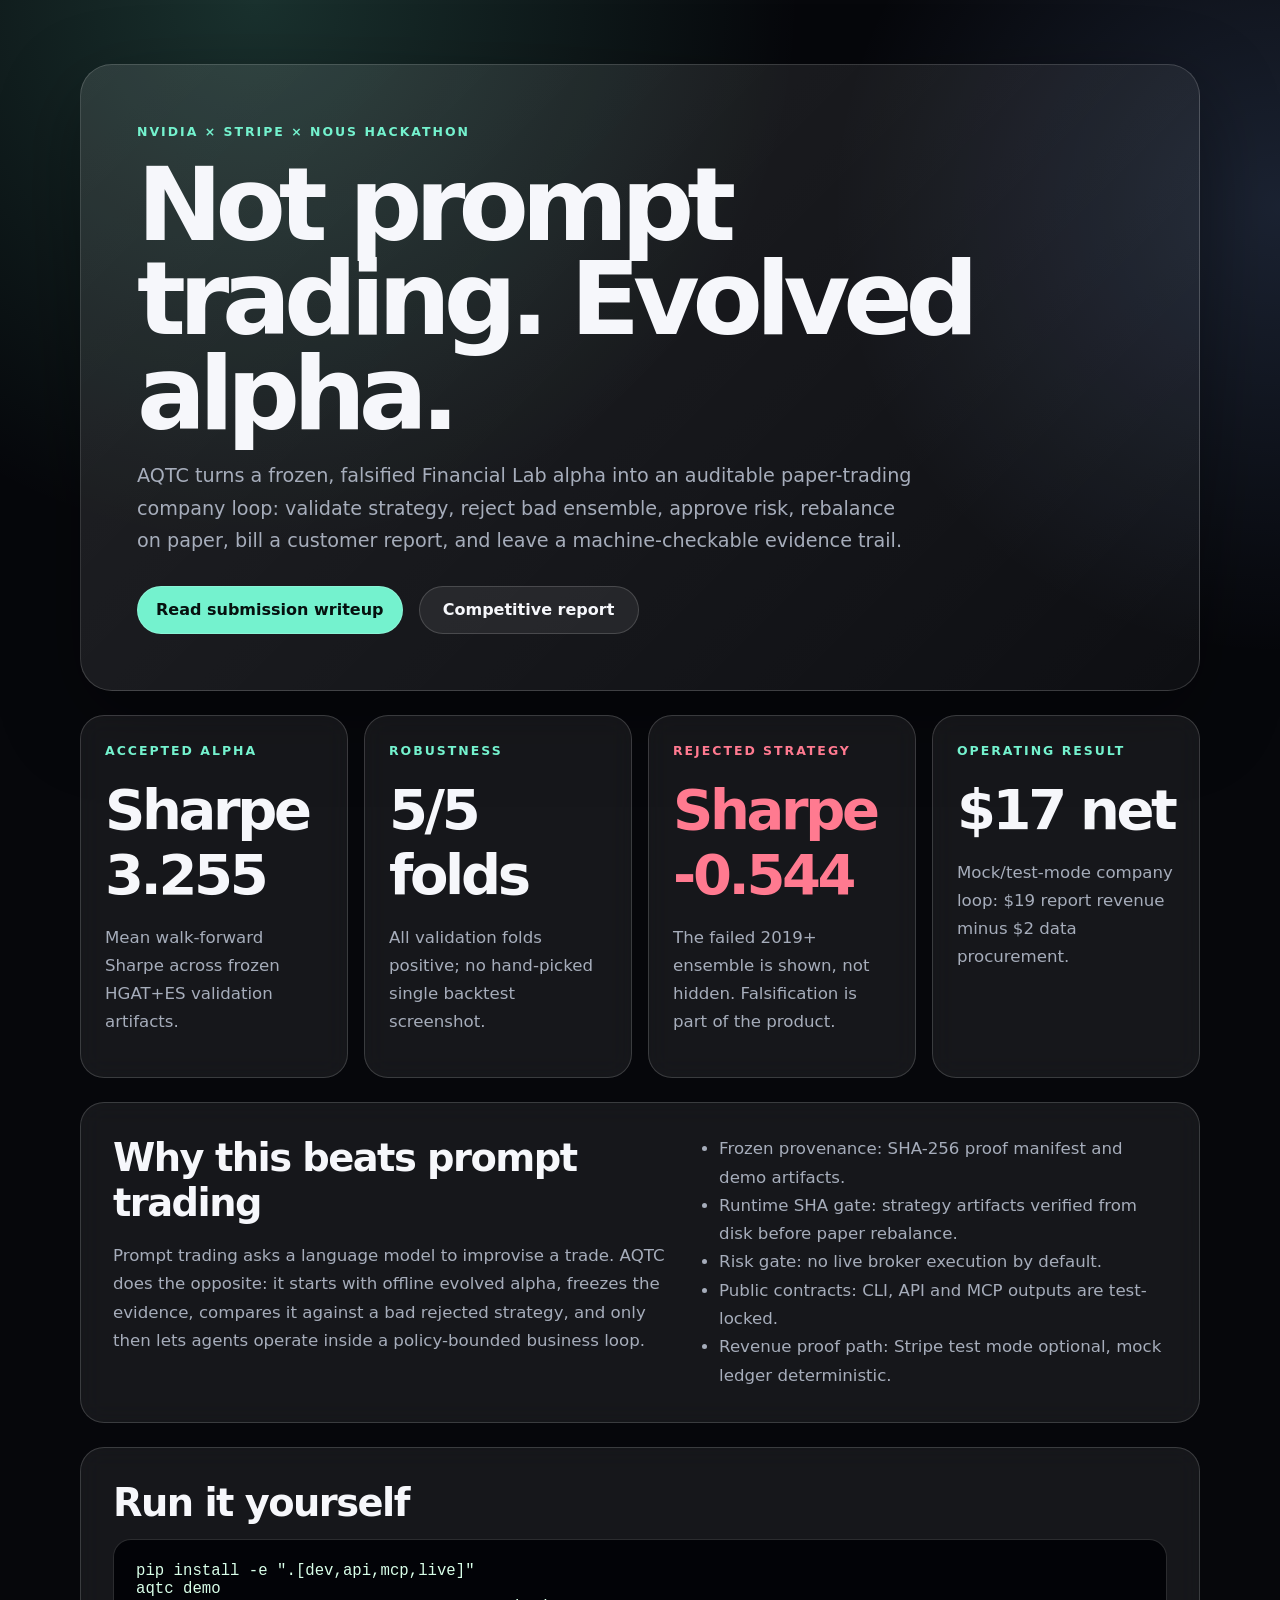
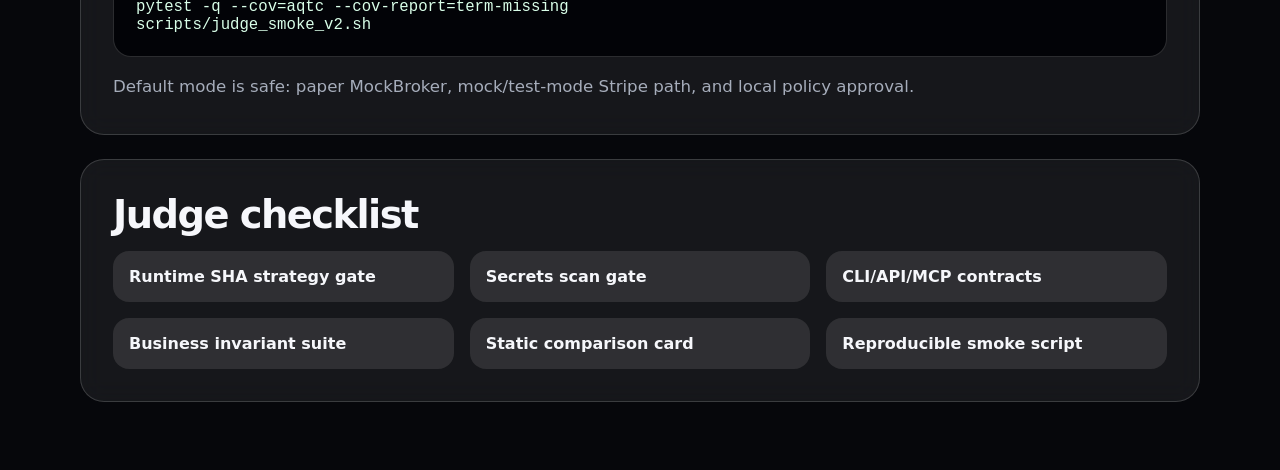
<file: docs/landing/index.html>
<!doctype html>
<html lang="en">
<head>
  <meta charset="utf-8">
  <meta name="viewport" content="width=device-width, initial-scale=1">
  <title>AQTC — Autonomous Quant Company</title>
  <link rel="stylesheet" href="style.css">
</head>
<body>
  <main class="page-shell">
    <section class="hero">
      <p class="eyebrow">NVIDIA × Stripe × Nous Hackathon</p>
      <h1>Not prompt trading. Evolved alpha.</h1>
      <p class="lede">
        AQTC turns a frozen, falsified Financial Lab alpha into an auditable paper-trading
        company loop: validate strategy, reject bad ensemble, approve risk, rebalance on paper,
        bill a customer report, and leave a machine-checkable evidence trail.
      </p>
      <div class="hero-actions">
        <a class="button primary" href="../SUBMISSION_WRITEUP.md">Read submission writeup</a>
        <a class="button secondary" href="../COMPETITIVE_REPORT_AND_BRAINSTORM.md">Competitive report</a>
      </div>
    </section>

    <section class="metrics" aria-label="AQTC evidence metrics">
      <article class="metric-card">
        <span class="label">Accepted alpha</span>
        <strong>Sharpe 3.255</strong>
        <p>Mean walk-forward Sharpe across frozen HGAT+ES validation artifacts.</p>
      </article>
      <article class="metric-card">
        <span class="label">Robustness</span>
        <strong>5/5 folds</strong>
        <p>All validation folds positive; no hand-picked single backtest screenshot.</p>
      </article>
      <article class="metric-card danger">
        <span class="label">Rejected strategy</span>
        <strong>Sharpe -0.544</strong>
        <p>The failed 2019+ ensemble is shown, not hidden. Falsification is part of the product.</p>
      </article>
      <article class="metric-card">
        <span class="label">Operating result</span>
        <strong>$17 net</strong>
        <p>Mock/test-mode company loop: $19 report revenue minus $2 data procurement.</p>
      </article>
    </section>

    <section class="panel two-col">
      <div>
        <h2>Why this beats prompt trading</h2>
        <p>
          Prompt trading asks a language model to improvise a trade. AQTC does the opposite:
          it starts with offline evolved alpha, freezes the evidence, compares it against a bad
          rejected strategy, and only then lets agents operate inside a policy-bounded business loop.
        </p>
      </div>
      <ul class="check-list">
        <li>Frozen provenance: SHA-256 proof manifest and demo artifacts.</li>
        <li>Runtime SHA gate: strategy artifacts verified from disk before paper rebalance.</li>
        <li>Risk gate: no live broker execution by default.</li>
        <li>Public contracts: CLI, API and MCP outputs are test-locked.</li>
        <li>Revenue proof path: Stripe test mode optional, mock ledger deterministic.</li>
      </ul>
    </section>

    <section class="panel">
      <h2>Run it yourself</h2>
      <pre><code>pip install -e ".[dev,api,mcp,live]"
aqtc demo
pytest -q --cov=aqtc --cov-report=term-missing
scripts/judge_smoke_v2.sh</code></pre>
      <p class="note">
        Default mode is safe: paper MockBroker, mock/test-mode Stripe path, and local policy approval.
      </p>
    </section>

    <section class="panel">
      <h2>Judge checklist</h2>
      <div class="grid-list">
        <span>Runtime SHA strategy gate</span>
        <span>Secrets scan gate</span>
        <span>CLI/API/MCP contracts</span>
        <span>Business invariant suite</span>
        <span>Static comparison card</span>
        <span>Reproducible smoke script</span>
      </div>
    </section>
  </main>
</body>
</html>
</file>
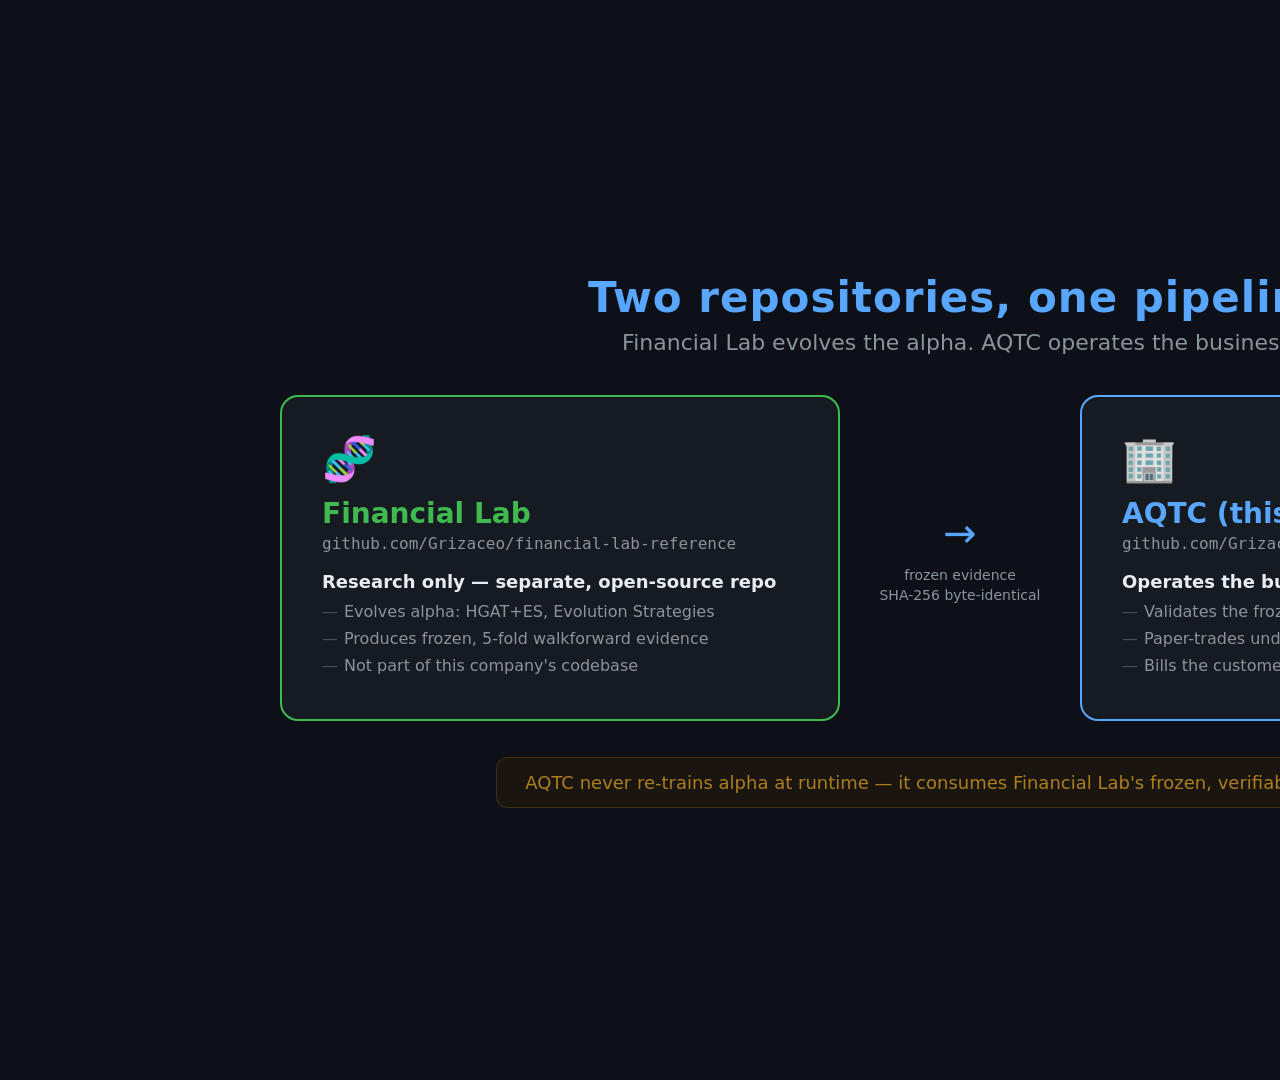
<file: docs/demo-video/clips/financial_lab_explainer.html>
<!DOCTYPE html>
<html lang="en">
<head>
<meta charset="utf-8">
<title>AQTC — Financial Lab vs AQTC</title>
<link rel="stylesheet" href="theme.css">
</head>
<body>

<div class="title">Two repositories, one pipeline</div>
<div class="subtitle">Financial Lab evolves the alpha. AQTC operates the business.</div>

<div class="row">
  <div class="card lab">
    <div class="icon">🧬</div>
    <div class="name">Financial Lab</div>
    <div class="repo">github.com/Grizaceo/financial-lab-reference</div>
    <div class="role">Research only — separate, open-source repo</div>
    <ul>
      <li>Evolves alpha: HGAT+ES, Evolution Strategies</li>
      <li>Produces frozen, 5-fold walkforward evidence</li>
      <li>Not part of this company's codebase</li>
    </ul>
  </div>

  <div class="arrow-col">
    <div class="arrow">→</div>
    <div class="label">frozen evidence<br>SHA-256 byte-identical</div>
  </div>

  <div class="card aqtc">
    <div class="icon">🏢</div>
    <div class="name">AQTC (this repo)</div>
    <div class="repo">github.com/Grizaceo/autonomous-quant-company</div>
    <div class="role">Operates the business</div>
    <ul>
      <li>Validates the frozen evidence, rejects bad strategies</li>
      <li>Paper-trades under a policy gate</li>
      <li>Bills the customer report via Stripe</li>
    </ul>
  </div>
</div>

<div class="footer">AQTC never re-trains alpha at runtime — it consumes Financial Lab's frozen, verifiable evidence.</div>

</body>
</html>
</file>
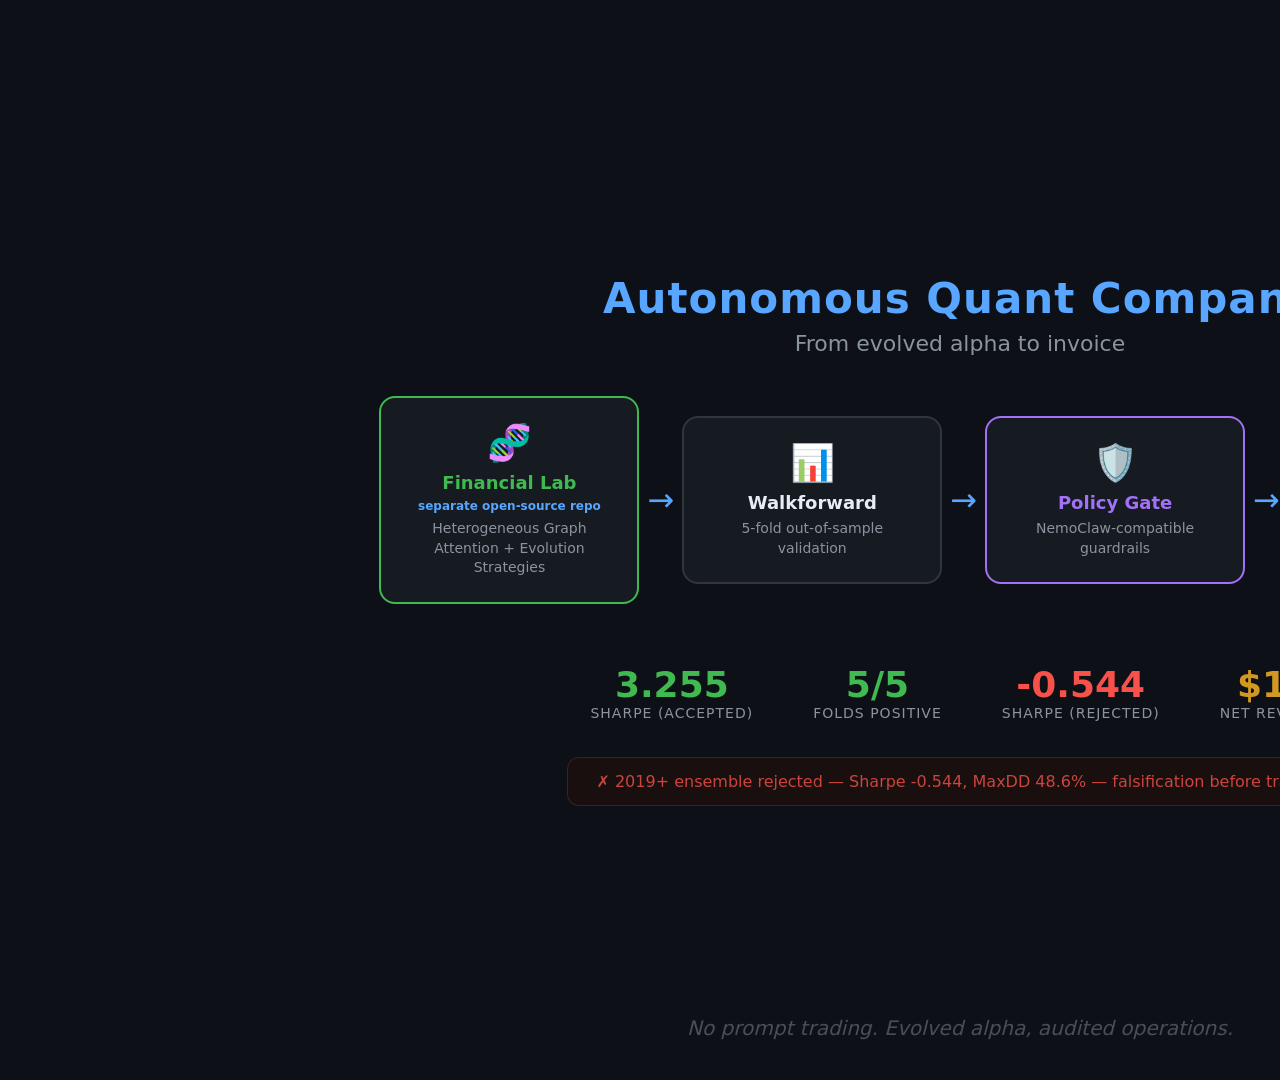
<file: docs/demo-video/clips/flow_slide.html>
<!DOCTYPE html>
<html lang="en">
<head>
<meta charset="utf-8">
<title>AQTC Flow</title>
<link rel="stylesheet" href="theme.css">
</head>
<body>

<div class="title">Autonomous Quant Company</div>
<div class="subtitle">From evolved alpha to invoice</div>

<div class="flow">
  <div class="step alpha">
    <div class="icon">🧬</div>
    <div class="name">Financial Lab</div>
    <div class="tag">separate open-source repo</div>
    <div class="detail">Heterogeneous Graph Attention + Evolution Strategies</div>
  </div>
  <div class="arrow">→</div>
  <div class="step">
    <div class="icon">📊</div>
    <div class="name">Walkforward</div>
    <div class="detail">5-fold out-of-sample validation</div>
  </div>
  <div class="arrow">→</div>
  <div class="step safety">
    <div class="icon">🛡️</div>
    <div class="name">Policy Gate</div>
    <div class="detail">NemoClaw-compatible guardrails</div>
  </div>
  <div class="arrow">→</div>
  <div class="step business">
    <div class="icon">💰</div>
    <div class="name">Business Loop</div>
    <div class="detail">Paper trade + Stripe ledger</div>
  </div>
</div>

<div class="metrics">
  <div class="metric-box">
    <div class="value green">3.255</div>
    <div class="label">Sharpe (accepted)</div>
  </div>
  <div class="metric-box">
    <div class="value green">5/5</div>
    <div class="label">Folds positive</div>
  </div>
  <div class="metric-box">
    <div class="value red">-0.544</div>
    <div class="label">Sharpe (rejected)</div>
  </div>
  <div class="metric-box">
    <div class="value yellow">$17</div>
    <div class="label">Net revenue</div>
  </div>
</div>

<div class="reject-bar">
  ✗ 2019+ ensemble rejected — Sharpe -0.544, MaxDD 48.6% — falsification before trading
</div>

<div class="tagline">No prompt trading. Evolved alpha, audited operations.</div>

</body>
</html>
</file>
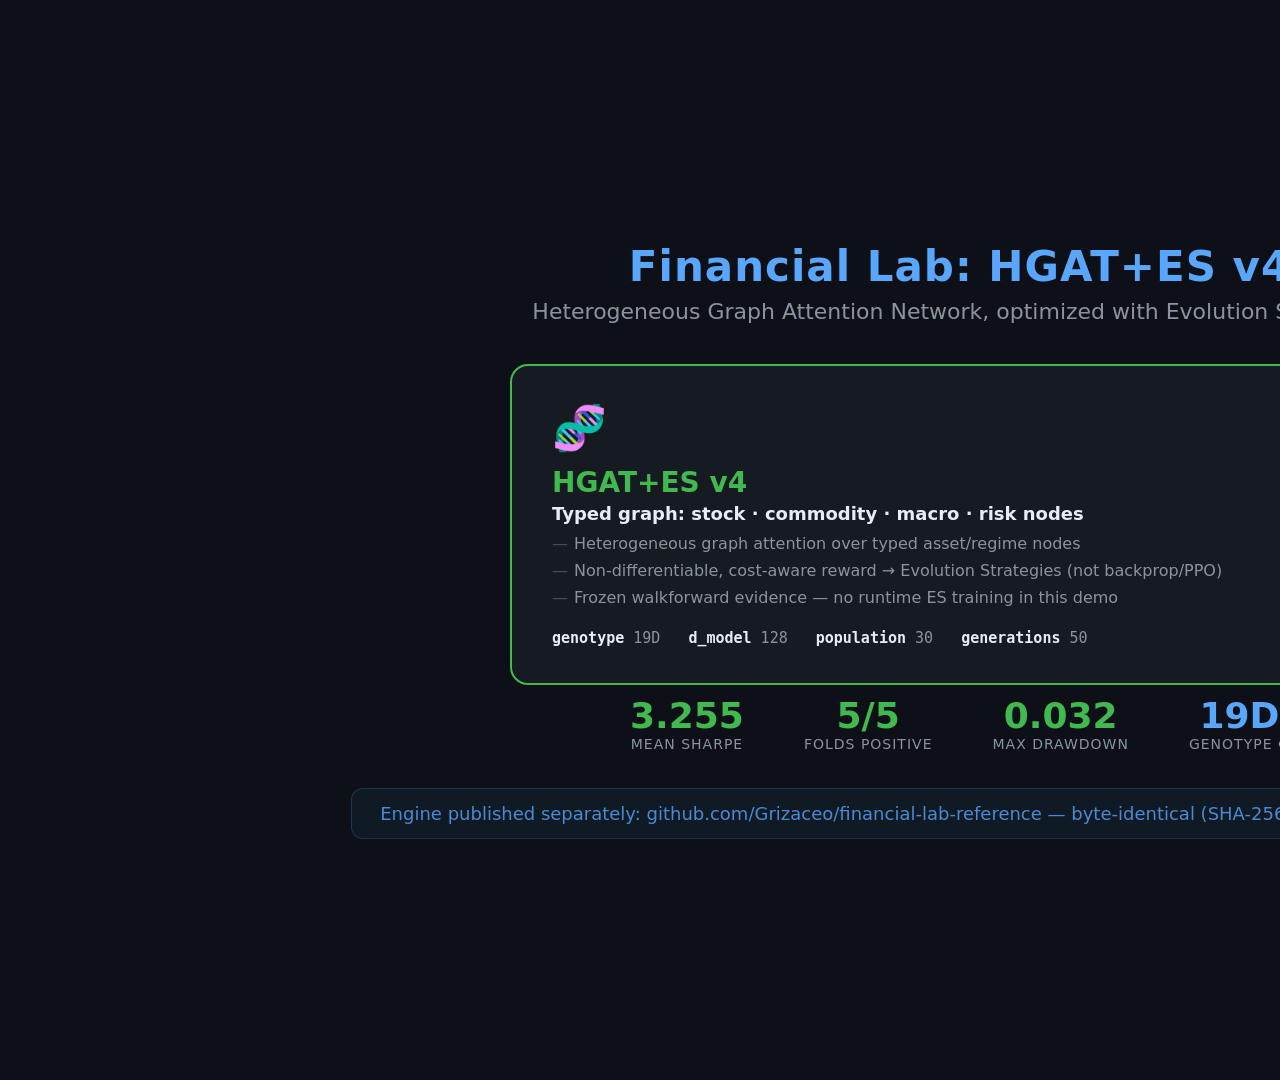
<file: docs/demo-video/clips/scene2_hgat_es.html>
<!DOCTYPE html>
<html lang="en">
<head>
<meta charset="utf-8">
<title>AQTC — Financial Lab HGAT+ES v4</title>
<link rel="stylesheet" href="theme.css">
</head>
<body>

<div class="title">Financial Lab: HGAT+ES v4</div>
<div class="subtitle">Heterogeneous Graph Attention Network, optimized with Evolution Strategies</div>

<div class="row">
  <div class="card wide accept">
    <div class="icon">🧬</div>
    <div class="name">HGAT+ES v4</div>
    <div class="role">Typed graph: stock · commodity · macro · risk nodes</div>
    <ul>
      <li>Heterogeneous graph attention over typed asset/regime nodes</li>
      <li>Non-differentiable, cost-aware reward → Evolution Strategies (not backprop/PPO)</li>
      <li>Frozen walkforward evidence — no runtime ES training in this demo</li>
    </ul>
    <div class="config-strip">
      <span><b>genotype</b> 19D</span>
      <span><b>d_model</b> 128</span>
      <span><b>population</b> 30</span>
      <span><b>generations</b> 50</span>
    </div>
  </div>
</div>

<div class="metrics">
  <div class="metric-box">
    <div class="value green">3.255</div>
    <div class="label">Mean Sharpe</div>
  </div>
  <div class="metric-box">
    <div class="value green">5/5</div>
    <div class="label">Folds positive</div>
  </div>
  <div class="metric-box">
    <div class="value green">0.032</div>
    <div class="label">Max drawdown</div>
  </div>
  <div class="metric-box">
    <div class="value blue">19D</div>
    <div class="label">Genotype φ</div>
  </div>
</div>

<div class="info-bar">Engine published separately: github.com/Grizaceo/financial-lab-reference — byte-identical (SHA-256) to the evidence used here.</div>

</body>
</html>
</file>
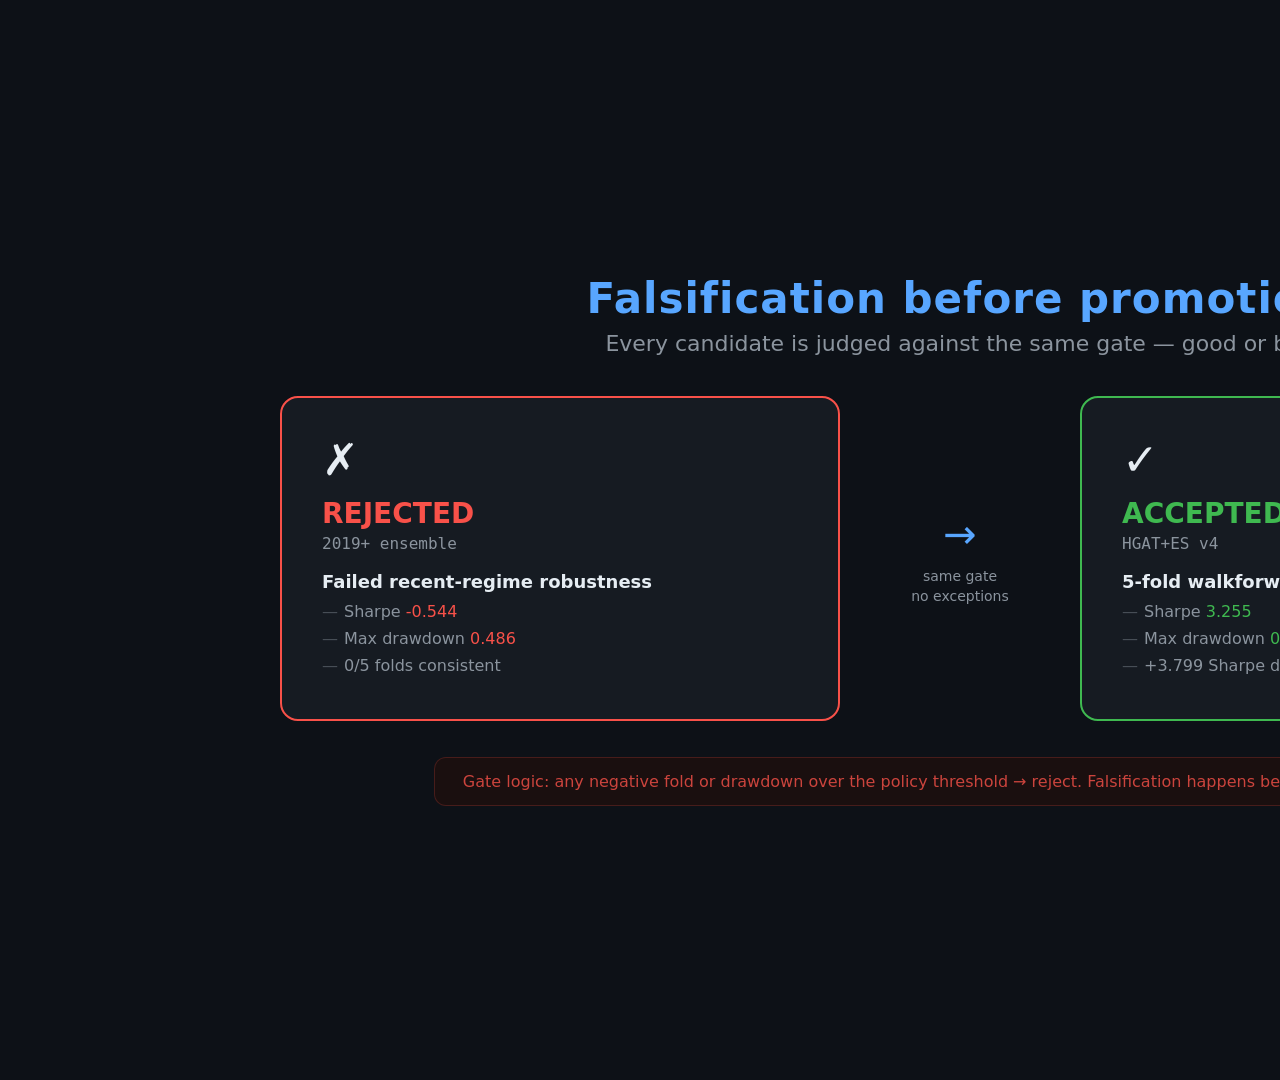
<file: docs/demo-video/clips/scene3_falsification.html>
<!DOCTYPE html>
<html lang="en">
<head>
<meta charset="utf-8">
<title>AQTC — Falsification</title>
<link rel="stylesheet" href="theme.css">
</head>
<body>

<div class="title">Falsification before promotion</div>
<div class="subtitle">Every candidate is judged against the same gate — good or bad</div>

<div class="row">
  <div class="card reject">
    <div class="icon">✗</div>
    <div class="name">REJECTED</div>
    <div class="repo">2019+ ensemble</div>
    <div class="role">Failed recent-regime robustness</div>
    <ul>
      <li>Sharpe <span class="red">-0.544</span></li>
      <li>Max drawdown <span class="red">0.486</span></li>
      <li>0/5 folds consistent</li>
    </ul>
  </div>

  <div class="arrow-col">
    <div class="arrow">→</div>
    <div class="label">same gate<br>no exceptions</div>
  </div>

  <div class="card accept">
    <div class="icon">✓</div>
    <div class="name">ACCEPTED</div>
    <div class="repo">HGAT+ES v4</div>
    <div class="role">5-fold walkforward, 100% positive</div>
    <ul>
      <li>Sharpe <span class="green">3.255</span></li>
      <li>Max drawdown <span class="green">0.032</span></li>
      <li>+3.799 Sharpe delta vs rejected</li>
    </ul>
  </div>
</div>

<div class="reject-bar">Gate logic: any negative fold or drawdown over the policy threshold → reject. Falsification happens before trading, not after.</div>

</body>
</html>
</file>
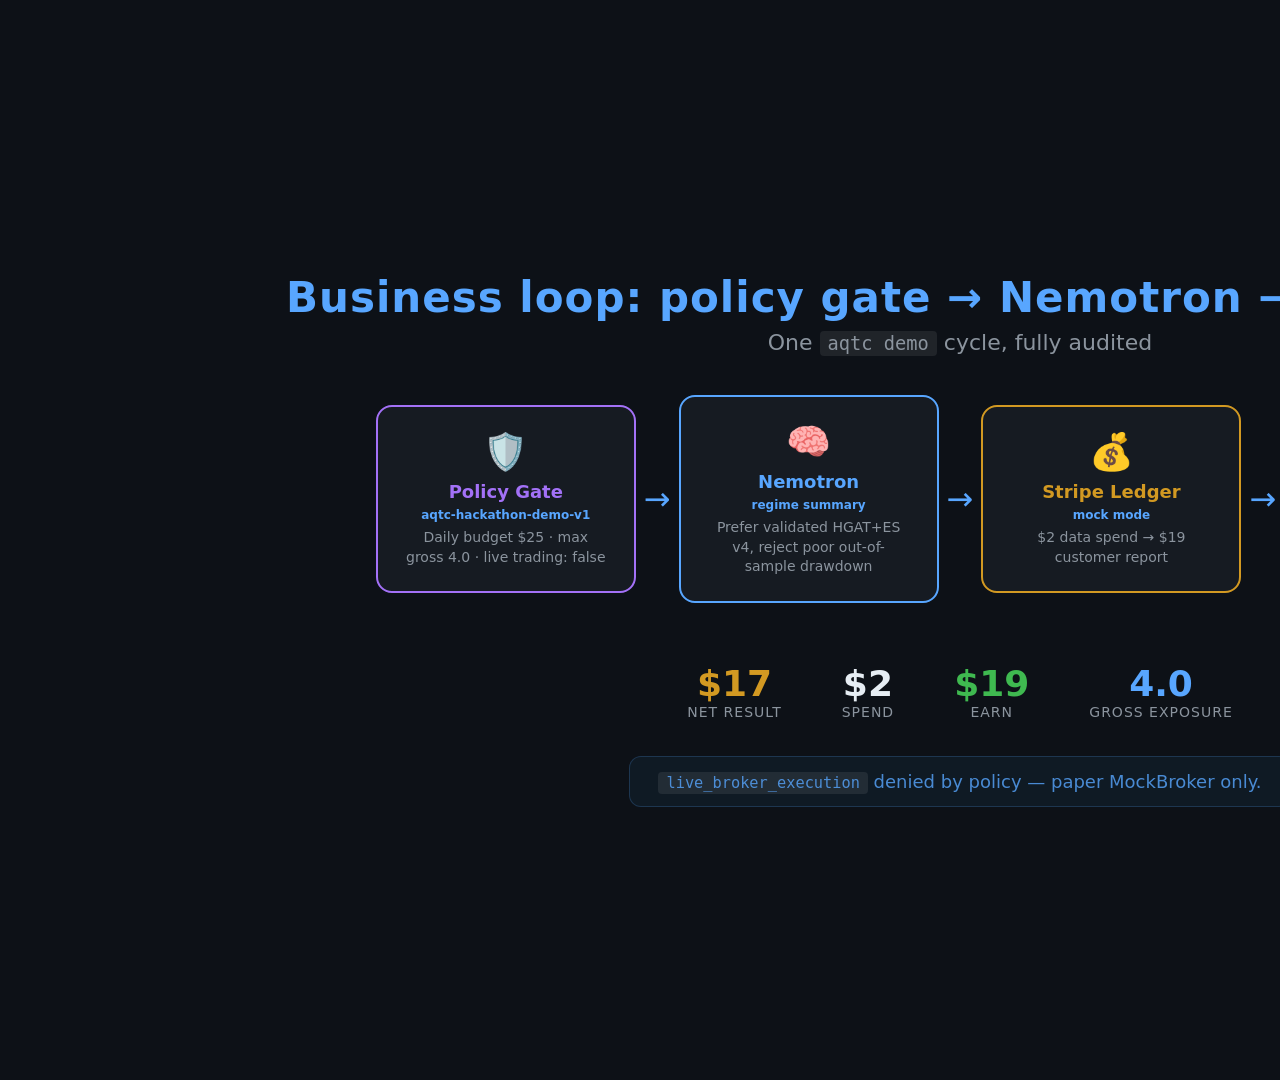
<file: docs/demo-video/clips/scene4_business_loop.html>
<!DOCTYPE html>
<html lang="en">
<head>
<meta charset="utf-8">
<title>AQTC — Business Loop</title>
<link rel="stylesheet" href="theme.css">
</head>
<body>

<div class="title">Business loop: policy gate → Nemotron → Stripe ledger</div>
<div class="subtitle">One <code>aqtc demo</code> cycle, fully audited</div>

<div class="flow">
  <div class="step safety">
    <div class="icon">🛡️</div>
    <div class="name">Policy Gate</div>
    <div class="tag">aqtc-hackathon-demo-v1</div>
    <div class="detail">Daily budget $25 · max gross 4.0 · live trading: false</div>
  </div>
  <div class="arrow">→</div>
  <div class="step info">
    <div class="icon">🧠</div>
    <div class="name">Nemotron</div>
    <div class="tag">regime summary</div>
    <div class="detail">Prefer validated HGAT+ES v4, reject poor out-of-sample drawdown</div>
  </div>
  <div class="arrow">→</div>
  <div class="step business">
    <div class="icon">💰</div>
    <div class="name">Stripe Ledger</div>
    <div class="tag">mock mode</div>
    <div class="detail">$2 data spend → $19 customer report</div>
  </div>
  <div class="arrow">→</div>
  <div class="step alpha">
    <div class="icon">📈</div>
    <div class="name">Paper Portfolio</div>
    <div class="tag">MockBroker</div>
    <div class="detail">4 positions · gross exposure 4.0</div>
  </div>
</div>

<div class="metrics">
  <div class="metric-box">
    <div class="value yellow">$17</div>
    <div class="label">Net result</div>
  </div>
  <div class="metric-box">
    <div class="value">$2</div>
    <div class="label">Spend</div>
  </div>
  <div class="metric-box">
    <div class="value green">$19</div>
    <div class="label">Earn</div>
  </div>
  <div class="metric-box">
    <div class="value blue">4.0</div>
    <div class="label">Gross exposure</div>
  </div>
</div>

<div class="info-bar"><code>live_broker_execution</code> denied by policy — paper MockBroker only.</div>

</body>
</html>
</file>
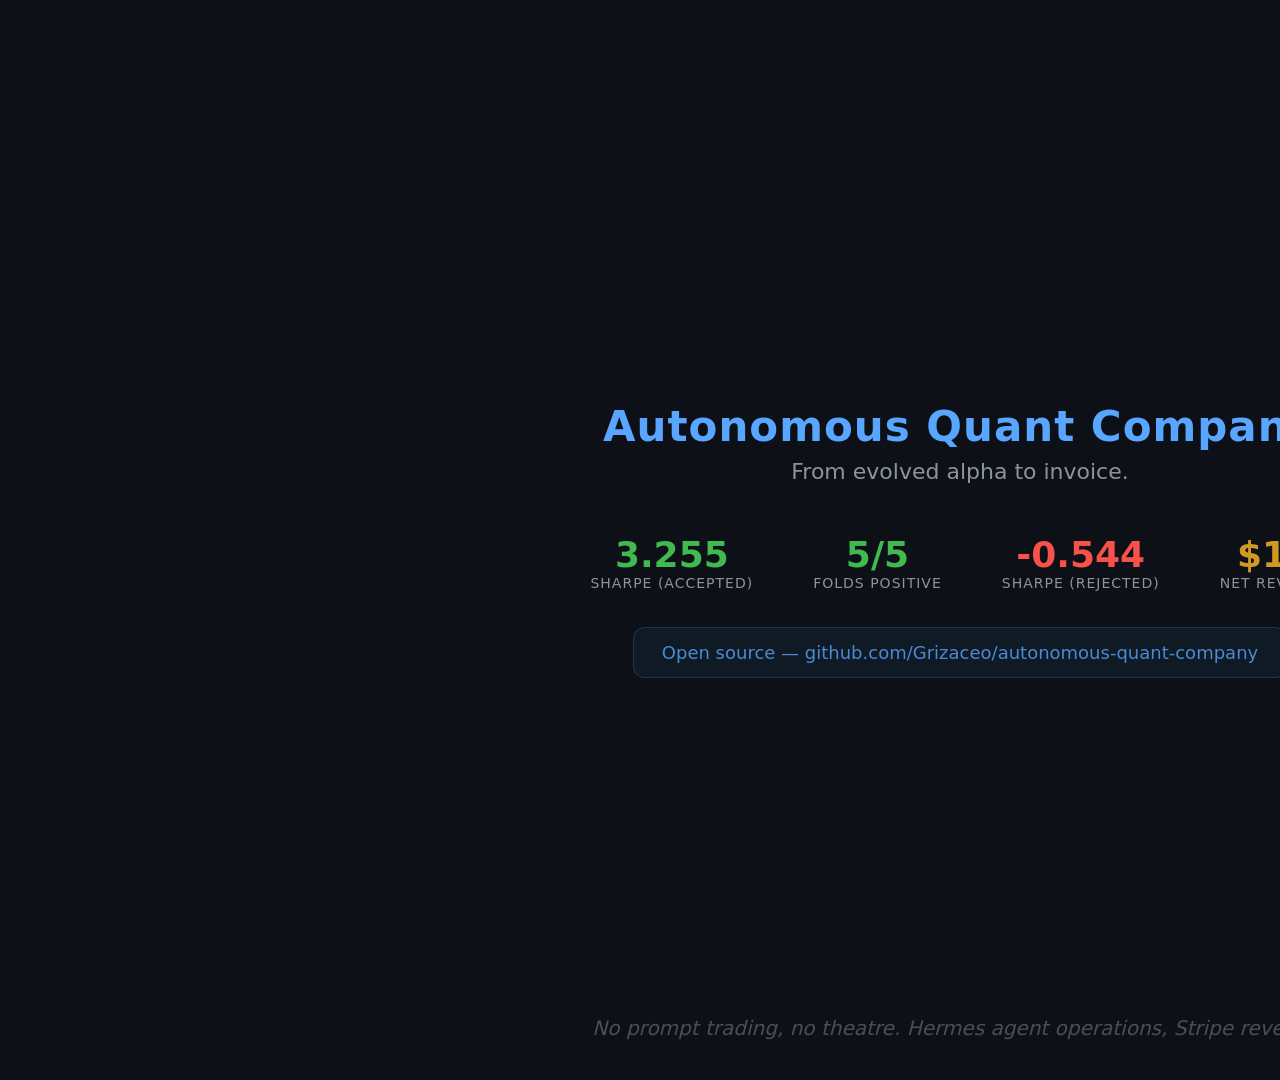
<file: docs/demo-video/clips/scene5_close.html>
<!DOCTYPE html>
<html lang="en">
<head>
<meta charset="utf-8">
<title>AQTC — Close</title>
<link rel="stylesheet" href="theme.css">
</head>
<body>

<div class="title">Autonomous Quant Company</div>
<div class="subtitle">From evolved alpha to invoice.</div>

<div class="metrics">
  <div class="metric-box">
    <div class="value green">3.255</div>
    <div class="label">Sharpe (accepted)</div>
  </div>
  <div class="metric-box">
    <div class="value green">5/5</div>
    <div class="label">Folds positive</div>
  </div>
  <div class="metric-box">
    <div class="value red">-0.544</div>
    <div class="label">Sharpe (rejected)</div>
  </div>
  <div class="metric-box">
    <div class="value yellow">$17</div>
    <div class="label">Net revenue</div>
  </div>
</div>

<div class="info-bar">Open source — github.com/Grizaceo/autonomous-quant-company</div>

<div class="tagline">No prompt trading, no theatre. Hermes agent operations, Stripe revenue.</div>

</body>
</html>
</file>
<file: docs/landing/style.css>
:root {
  color-scheme: dark;
  --bg: #06070b;
  --panel: rgba(255, 255, 255, 0.065);
  --panel-strong: rgba(255, 255, 255, 0.105);
  --text: #f6f7fb;
  --muted: #a6adbb;
  --line: rgba(255, 255, 255, 0.16);
  --accent: #74f2ce;
  --accent-2: #8ab4ff;
  --danger: #ff7a90;
  font-family:
    Inter, ui-sans-serif, system-ui, -apple-system, BlinkMacSystemFont, "Segoe UI", sans-serif;
}

* {
  box-sizing: border-box;
}

body {
  margin: 0;
  min-height: 100vh;
  background:
    radial-gradient(circle at 20% 0%, rgba(116, 242, 206, 0.18), transparent 34rem),
    radial-gradient(circle at 100% 10%, rgba(138, 180, 255, 0.16), transparent 28rem),
    var(--bg);
  color: var(--text);
}

.page-shell {
  width: min(1120px, calc(100% - 32px));
  margin: 0 auto;
  padding: 64px 0;
}

.hero {
  padding: 56px;
  border: 1px solid var(--line);
  border-radius: 32px;
  background: linear-gradient(135deg, rgba(255,255,255,0.11), rgba(255,255,255,0.035));
  box-shadow: 0 28px 80px rgba(0, 0, 0, 0.35);
}

.eyebrow,
.label {
  margin: 0;
  color: var(--accent);
  text-transform: uppercase;
  letter-spacing: 0.16em;
  font-size: 0.78rem;
  font-weight: 800;
}

h1 {
  max-width: 880px;
  margin: 16px 0;
  font-size: clamp(3rem, 8vw, 6.8rem);
  line-height: 0.92;
  letter-spacing: -0.07em;
}

h2 {
  margin: 0 0 14px;
  font-size: clamp(1.6rem, 3vw, 2.4rem);
  letter-spacing: -0.04em;
}

.lede,
p,
li {
  color: var(--muted);
  font-size: 1.04rem;
  line-height: 1.7;
}

.lede {
  max-width: 780px;
  font-size: 1.2rem;
}

.hero-actions,
.metrics,
.two-col,
.grid-list {
  display: grid;
  gap: 16px;
}

.hero-actions {
  grid-template-columns: repeat(auto-fit, minmax(220px, max-content));
  margin-top: 28px;
}

.button {
  display: inline-flex;
  align-items: center;
  justify-content: center;
  min-height: 48px;
  padding: 0 18px;
  border-radius: 999px;
  color: var(--text);
  text-decoration: none;
  border: 1px solid var(--line);
  font-weight: 750;
}

.button.primary {
  background: var(--accent);
  color: #06110f;
}

.button.secondary {
  background: rgba(255, 255, 255, 0.07);
}

.metrics {
  grid-template-columns: repeat(4, minmax(0, 1fr));
  margin: 24px 0;
}

.metric-card,
.panel {
  border: 1px solid var(--line);
  border-radius: 24px;
  background: var(--panel);
  backdrop-filter: blur(12px);
}

.metric-card {
  min-height: 218px;
  padding: 24px;
}

.metric-card strong {
  display: block;
  margin: 18px 0 12px;
  font-size: clamp(2rem, 5vw, 3.5rem);
  letter-spacing: -0.06em;
}

.metric-card.danger .label,
.metric-card.danger strong {
  color: var(--danger);
}

.panel {
  margin-top: 24px;
  padding: 32px;
}

.two-col {
  grid-template-columns: minmax(0, 1.1fr) minmax(280px, 0.9fr);
}

.check-list {
  margin: 0;
  padding-left: 1.2rem;
}

pre {
  overflow-x: auto;
  padding: 22px;
  border-radius: 18px;
  border: 1px solid var(--line);
  background: #020307;
}

code {
  color: #d9ffe9;
  font-size: 0.98rem;
}

.note {
  margin-bottom: 0;
}

.grid-list {
  grid-template-columns: repeat(3, minmax(0, 1fr));
}

.grid-list span {
  padding: 16px;
  border-radius: 16px;
  background: var(--panel-strong);
  color: var(--text);
  font-weight: 700;
}

@media (max-width: 860px) {
  .hero {
    padding: 32px;
  }

  .metrics,
  .two-col,
  .grid-list {
    grid-template-columns: 1fr;
  }
}
</file>
<file: docs/demo-video/clips/theme.css>
/* AQTC demo-video shared theme — one design system across all six scenes.
   Extracted from the original flow_slide.html / financial_lab_explainer.html
   so every scene renders from the same tokens instead of six near-copies. */

* { margin: 0; padding: 0; box-sizing: border-box; }

body {
  width: 1920px; height: 1080px;
  background: #0d1117;
  font-family: 'Segoe UI', system-ui, -apple-system, sans-serif;
  color: #e6edf3;
  display: flex; flex-direction: column;
  align-items: center; justify-content: center;
  padding: 40px;
  position: relative;
}

.title { font-size: 42px; font-weight: 700; color: #58a6ff; margin-bottom: 8px; letter-spacing: 1px; text-align: center; }
.subtitle { font-size: 22px; color: #8b949e; margin-bottom: 40px; text-align: center; }

/* horizontal flow of labeled steps, connected by arrows */
.flow { display: flex; align-items: center; gap: 0; margin-bottom: 50px; }
.step { background: #161b22; border: 2px solid #30363d; border-radius: 16px; padding: 24px 28px; text-align: center; min-width: 220px; max-width: 260px; }
.step .icon { font-size: 36px; margin-bottom: 8px; }
.step .name { font-size: 18px; font-weight: 600; color: #e6edf3; margin-bottom: 6px; }
.step .tag { font-size: 12px; color: #58a6ff; margin-bottom: 6px; font-weight: 600; }
.step .detail { font-size: 14px; color: #8b949e; line-height: 1.4; }
.arrow { font-size: 32px; color: #58a6ff; padding: 0 8px; font-weight: 300; }

.step.alpha { border-color: #3fb950; } .step.alpha .name { color: #3fb950; }
.step.reject { border-color: #f85149; } .step.reject .name { color: #f85149; }
.step.business { border-color: #d29922; } .step.business .name { color: #d29922; }
.step.safety { border-color: #a371f7; } .step.safety .name { color: #a371f7; }
.step.info { border-color: #58a6ff; } .step.info .name { color: #58a6ff; }

/* metric numbers row */
.metrics { display: flex; gap: 60px; margin-top: 10px; }
.metric-box { text-align: center; }
.metric-box .value { font-size: 36px; font-weight: 700; }
.metric-box .label { font-size: 14px; color: #8b949e; text-transform: uppercase; letter-spacing: 1px; }

.green { color: #3fb950; } .red { color: #f85149; } .yellow { color: #d29922; } .blue { color: #58a6ff; } .purple { color: #a371f7; }

/* two-up (or single, wide) card row */
.row { display: flex; align-items: center; gap: 0; }
.card { background: #161b22; border: 2px solid #30363d; border-radius: 18px; padding: 36px 40px; width: 560px; text-align: left; }
.card.wide { width: 900px; }
.card .icon { font-size: 44px; margin-bottom: 12px; }
.card .name { font-size: 28px; font-weight: 700; margin-bottom: 4px; }
.card .repo { font-family: 'DejaVu Sans Mono', monospace; font-size: 16px; color: #8b949e; margin-bottom: 18px; }
.card .role { font-size: 18px; font-weight: 600; color: #e6edf3; margin-bottom: 10px; }
.card ul { list-style: none; }
.card li { font-size: 16px; color: #8b949e; margin-bottom: 8px; padding-left: 22px; position: relative; }
.card li::before { content: "—"; position: absolute; left: 0; color: #484f58; }

.card.lab { border-color: #3fb950; } .card.lab .name { color: #3fb950; }
.card.aqtc { border-color: #58a6ff; } .card.aqtc .name { color: #58a6ff; }
.card.reject { border-color: #f85149; } .card.reject .name { color: #f85149; }
.card.accept { border-color: #3fb950; } .card.accept .name { color: #3fb950; }

.arrow-col { display: flex; flex-direction: column; align-items: center; width: 240px; padding: 0 10px; }
.arrow-col .arrow { font-size: 40px; color: #58a6ff; }
.arrow-col .label { font-size: 14px; color: #8b949e; text-align: center; margin-top: 10px; line-height: 1.4; }

/* single-line callout bars */
.footer, .reject-bar, .info-bar {
  margin-top: 36px; font-size: 18px; border-radius: 12px; padding: 14px 28px; text-align: center;
}
.footer { color: #d29922cc; background: #1a160f; border: 1px solid #d2992233; }
.reject-bar { color: #f85149cc; background: #1a0f0f; border: 1px solid #f8514933; font-size: 16px; }
.info-bar { color: #58a6ffcc; background: #0f1a24; border: 1px solid #58a6ff33; }

.tagline { position: absolute; bottom: 40px; left: 0; right: 0; text-align: center; font-size: 20px; color: #484f58; font-style: italic; }

code { font-family: 'DejaVu Sans Mono', monospace; background: #ffffff14; padding: 2px 8px; border-radius: 4px; font-size: 0.85em; }

/* small monospace key:value chip strip */
.config-strip { display: flex; gap: 28px; margin-top: 22px; font-family: 'DejaVu Sans Mono', monospace; font-size: 15px; color: #8b949e; }
.config-strip b { color: #e6edf3; font-weight: 700; }
</file>
